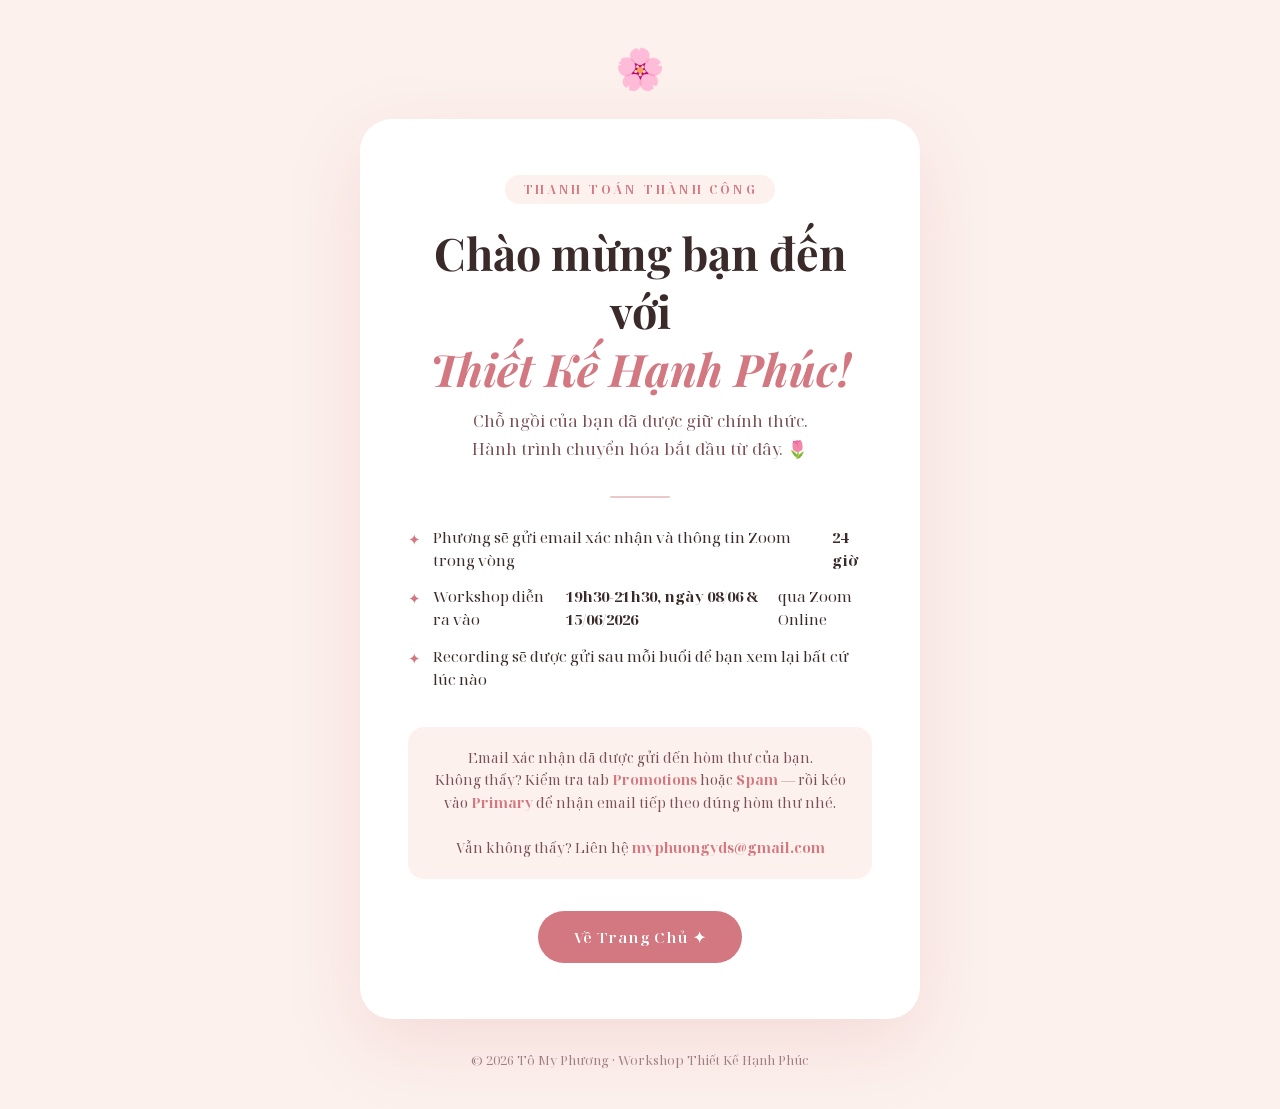
<file: thank-you.html>
<!DOCTYPE html>
<html lang="vi">
<head>
  <meta charset="UTF-8">
  <meta name="viewport" content="width=device-width, initial-scale=1.0">
  <title>Chúc Mừng – Thiết Kế Hạnh Phúc</title>
  <meta name="theme-color" content="#D37881">
  <link href="https://fonts.googleapis.com/css2?family=Cormorant+Garamond:ital,wght@0,400;0,600;0,700;1,400;1,600&family=Playfair+Display:ital,wght@0,400;0,600;0,700;1,400;1,600&family=Noto+Serif+Display:ital,wght@0,300;0,400;0,500;0,600;1,300;1,400&display=swap" rel="stylesheet">
  <style>
    *, *::before, *::after { box-sizing: border-box; margin: 0; padding: 0; }
    :root {
      --rose: #D37881;
      --pink: #ECC8C8;
      --cream: #FCF1ED;
      --dark: #3a2a2a;
      --mid: #7a4f55;
    }
    body {
      font-family: 'Noto Serif Display', serif;
      background: var(--cream);
      color: var(--dark);
      min-height: 100vh;
      display: flex;
      flex-direction: column;
      align-items: center;
      justify-content: center;
      padding: 40px 20px;
      text-align: center;
    }

    .petals {
      font-size: 2.5rem;
      margin-bottom: 24px;
      animation: float 3s ease-in-out infinite;
    }
    @keyframes float {
      0%, 100% { transform: translateY(0); }
      50%       { transform: translateY(-10px); }
    }

    .card {
      background: #fff;
      border-radius: 32px;
      padding: 56px 48px;
      max-width: 560px;
      width: 100%;
      box-shadow: 0 24px 72px rgba(211,120,129,0.18);
    }

    .badge {
      display: inline-block;
      font-size: 0.75rem;
      font-weight: 700;
      letter-spacing: 0.2em;
      text-transform: uppercase;
      color: var(--rose);
      background: var(--cream);
      border-radius: 100px;
      padding: 6px 18px;
      margin-bottom: 20px;
    }

    h1 {
      font-family: 'Playfair Display', serif;
      font-size: clamp(2rem, 5vw, 2.8rem);
      font-weight: 700;
      color: var(--dark);
      line-height: 1.3;
      margin-bottom: 8px;
    }
    h1 em { color: var(--rose); font-style: italic; }

    .sub {
      font-size: 1.05rem;
      color: var(--mid);
      line-height: 1.7;
      margin-bottom: 32px;
    }

    .divider {
      width: 60px;
      height: 2px;
      background: var(--pink);
      border-radius: 2px;
      margin: 0 auto 28px;
    }

    .checklist {
      list-style: none;
      text-align: left;
      display: flex;
      flex-direction: column;
      gap: 14px;
      margin-bottom: 36px;
    }
    .checklist li {
      display: flex;
      align-items: flex-start;
      gap: 12px;
      font-size: 0.95rem;
      color: var(--dark);
      line-height: 1.5;
    }
    .checklist li::before {
      content: '✦';
      color: var(--rose);
      flex-shrink: 0;
      margin-top: 2px;
    }

    .notice {
      background: var(--cream);
      border-radius: 16px;
      padding: 20px 24px;
      font-size: 0.88rem;
      color: var(--mid);
      line-height: 1.6;
      margin-bottom: 32px;
    }
    .notice strong { color: var(--rose); }

    .btn-home {
      display: inline-block;
      background: var(--rose);
      color: #fff;
      text-decoration: none;
      padding: 16px 36px;
      border-radius: 100px;
      font-weight: 600;
      font-size: 0.95rem;
      letter-spacing: 0.04em;
      transition: background 0.25s, transform 0.2s;
    }
    .btn-home:hover {
      background: #c06870;
      transform: translateY(-2px);
    }

    .footer-note {
      margin-top: 32px;
      font-size: 0.8rem;
      color: var(--mid);
      opacity: 0.7;
    }

    @media (max-width: 480px) {
      .card { padding: 36px 22px; }
      h1 { font-size: 1.8rem; }
    }
  </style>
</head>
<body>

  <div class="petals">🌸</div>

  <div class="card">
    <span class="badge">Thanh Toán Thành Công</span>
    <h1>Chào mừng bạn đến với<br><em>Thiết Kế Hạnh Phúc!</em></h1>
    <p class="sub">Chỗ ngồi của bạn đã được giữ chính thức.<br>Hành trình chuyển hóa bắt đầu từ đây. 🌷</p>

    <div class="divider"></div>

    <ul class="checklist">
      <li>Phương sẽ gửi email xác nhận và thông tin Zoom trong vòng <strong>24 giờ</strong></li>
      <li>Workshop diễn ra vào <strong>19h30-21h30, ngày 08/06 & 15/06/2026</strong> qua Zoom Online</li>
      <li>Recording sẽ được gửi sau mỗi buổi để bạn xem lại bất cứ lúc nào</li>
    </ul>

    <div class="notice">
      Email xác nhận đã được gửi đến hòm thư của bạn.<br>
      Không thấy? Kiểm tra tab <strong>Promotions</strong> hoặc <strong>Spam</strong> — rồi kéo vào <strong>Primary</strong> để nhận email tiếp theo đúng hòm thư nhé.<br><br>
      Vẫn không thấy? Liên hệ <strong>myphuongyds@gmail.com</strong>
    </div>

    <a href="index.html" class="btn-home">Về Trang Chủ ✦</a>
  </div>

  <p class="footer-note">© 2026 Tô My Phương · Workshop Thiết Kế Hạnh Phúc</p>

</body>
</html>
</file>
